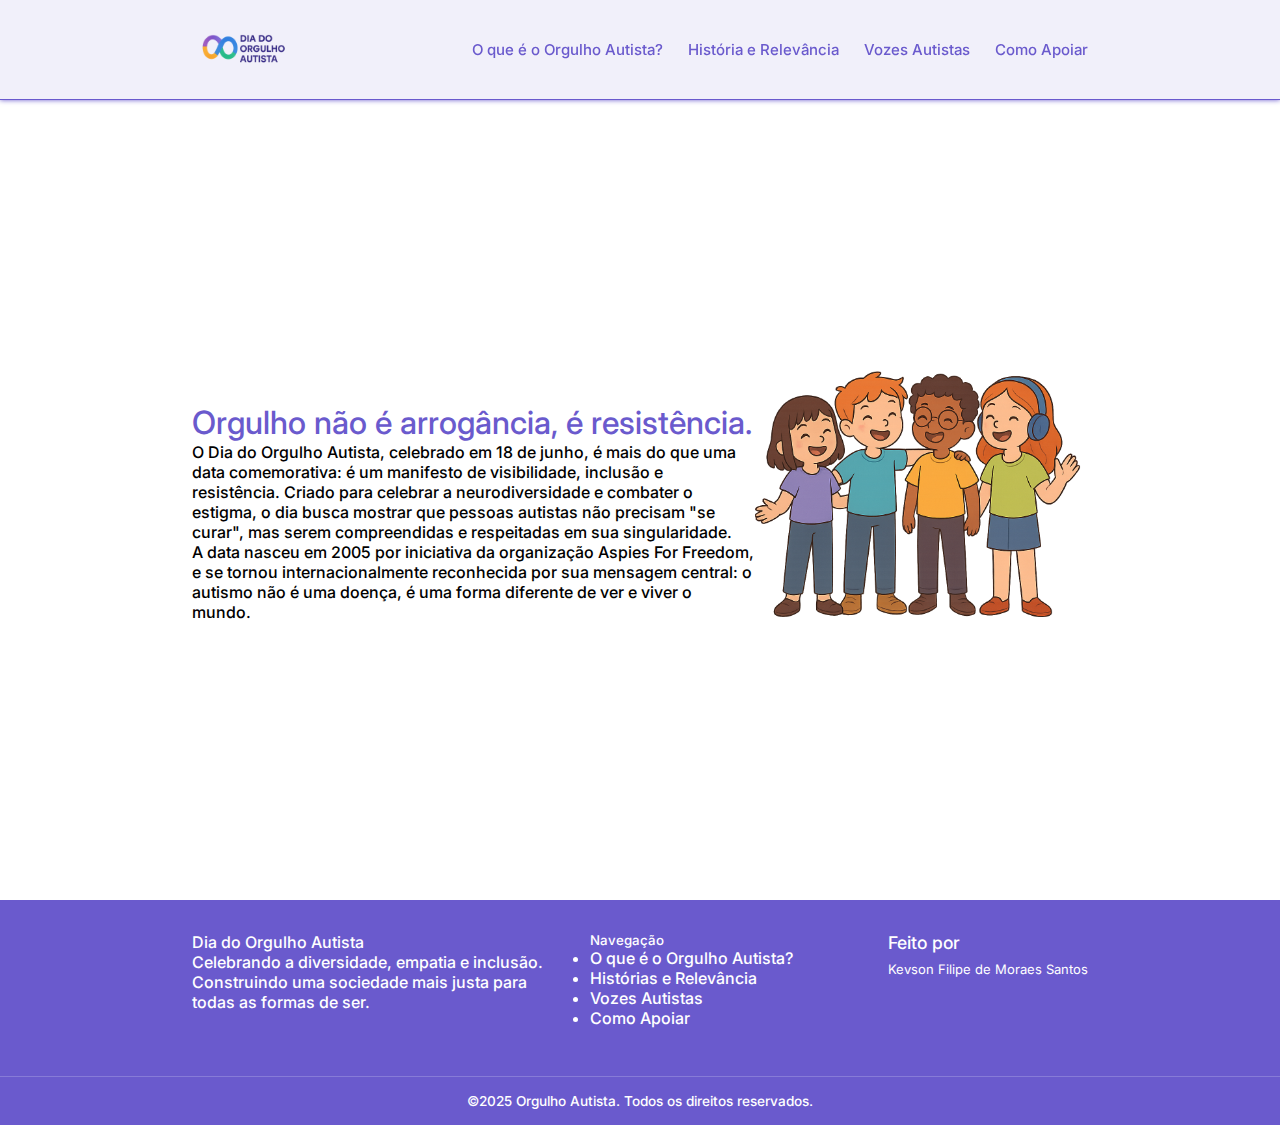
<file: index.html>
<!DOCTYPE html>
<html lang="en">
  <head>
    <meta charset="UTF-8" />
    <meta name="viewport" content="width=device-width, initial-scale=1.0" />
    <title>Dia do orgulho Autista</title>
    <link rel="stylesheet" href="style.css" />
    <link rel="stylesheet" href="global.css" />
    <link rel="shortcut icon" href="../public/logo.png" type="image/x-icon" />
    <link
      href="https://cdn.jsdelivr.net/npm/bootstrap@5.3.6/dist/css/bootstrap.min.css"
      rel="stylesheet"
      integrity="sha384-4Q6Gf2aSP4eDXB8Miphtr37CMZZQ5oXLH2yaXMJ2w8e2ZtHTl7GptT4jmndRuHDT"
      crossorigin="anonymous"
    />
    <link rel="preconnect" href="https://fonts.googleapis.com" />
    <link rel="preconnect" href="https://fonts.gstatic.com" crossorigin />
    <link
      href="https://fonts.googleapis.com/css2?family=Inter:ital,opsz,wght@0,14..32,100..900;1,14..32,100..900&family=Jost:ital,wght@0,100..900;1,100..900&family=Ubuntu:ital,wght@0,300;0,400;0,500;0,700;1,300;1,400;1,500;1,700&family=Urbanist:ital,wght@0,100..900;1,100..900&display=swap"
      rel="stylesheet"
    />
  </head>

  <body>
    <header>
      <div>
        <a href="/atv-2/index.html">
          <img src="./public/logo.png" alt="Dia do Orgulho Autista" />
        </a>
        <ul>
          <li>
            <a href="./about/index.html">O que é o Orgulho Autista?</a>
          </li>
          <li>
            <a href="./history/index.html">História e Relevância</a>
          </li>
          <li><a href="./voices/index.html">Vozes Autistas</a></li>
          <li><a href="./support/index.html">Como Apoiar</a></li>
        </ul>
      </div>
    </header>
    <main>
      <section>
        <h1>Orgulho não é arrogância, é resistência.</h1>
        <p>
          O Dia do Orgulho Autista, celebrado em 18 de junho, é mais do que uma
          data comemorativa: é um manifesto de visibilidade, inclusão e
          resistência. Criado para celebrar a neurodiversidade e combater o
          estigma, o dia busca mostrar que pessoas autistas não precisam "se
          curar", mas serem compreendidas e respeitadas em sua singularidade.
        </p>
        <p>
          A data nasceu em 2005 por iniciativa da organização Aspies For
          Freedom, e se tornou internacionalmente reconhecida por sua mensagem
          central: o autismo não é uma doença, é uma forma diferente de ver e
          viver o mundo.
        </p>
      </section>
      <section>
        <img src="./public/child-group.png" alt="Grupo de Crianças" />
      </section>
    </main>
    <footer>
      <div class="container">
        <div class="container-title">
          <h4>Dia do Orgulho Autista</h4>
          <p>
            Celebrando a diversidade, empatia e inclusão. Construindo uma
            sociedade mais justa para todas as formas de ser.
          </p>
        </div>

        <nav>
          <h5>Navegação</h5>
          <ul>
            <li>
              <a href="/atv-2/about/index.html">O que é o Orgulho Autista?</a>
            </li>
            <li>
              <a href="/atv-2/history/index.html">Histórias e Relevância</a>
            </li>
            <li>
              <a href="/atv-2/voices/index.html">Vozes Autistas</a>
            </li>
            <li>
              <a href="/atv-2/support/index.html">Como Apoiar</a>
            </li>
          </ul>
        </nav>

        <div class="made-by">
          <h5>Feito por</h5>
          <p>Kevson Filipe de Moraes Santos</p>
        </div>
      </div>
      <div class="copyright">
        &copy;2025 Orgulho Autista. Todos os direitos reservados.
      </div>
    </footer>
  </body>
  <script
    src="https://cdn.jsdelivr.net/npm/bootstrap@5.3.6/dist/js/bootstrap.bundle.min.js"
    integrity="sha384-j1CDi7MgGQ12Z7Qab0qlWQ/Qqz24Gc6BM0thvEMVjHnfYGF0rmFCozFSxQBxwHKO"
    crossorigin="anonymous"
  ></script>
</html>
</file>
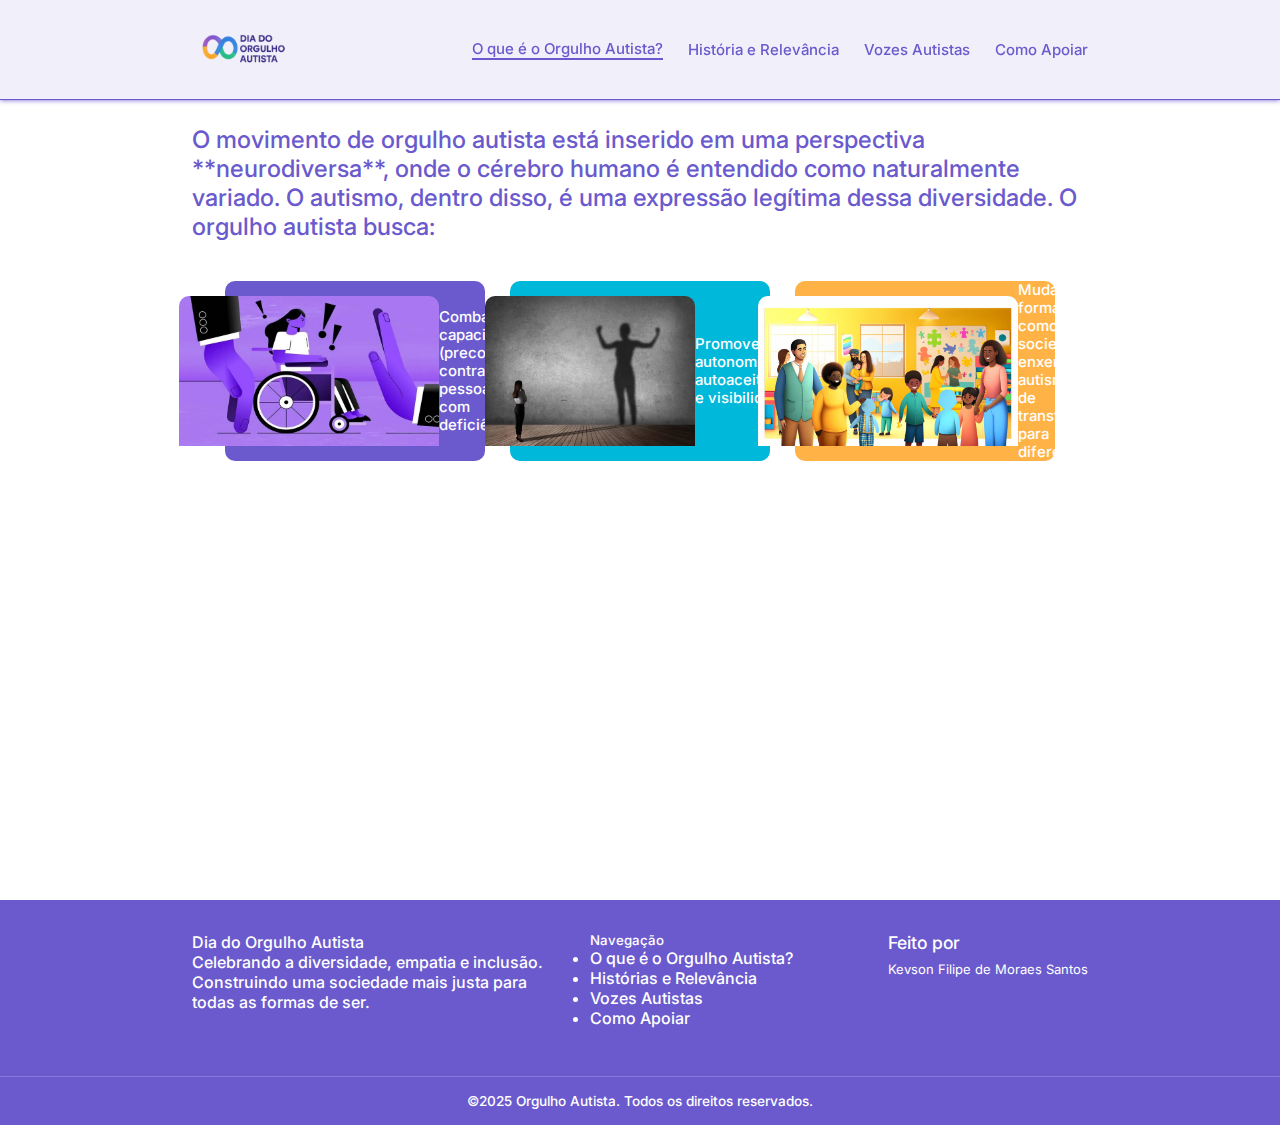
<file: about/index.html>
<!DOCTYPE html>
<html lang="en">
  <head>
    <meta charset="UTF-8" />
    <meta name="viewport" content="width=device-width, initial-scale=1.0" />
    <title>Dia do orgulho Autista</title>
    <link rel="stylesheet" href="./style.css" />
    <link rel="stylesheet" href="../global.css" />
    <link
      href="https://cdn.jsdelivr.net/npm/bootstrap@5.3.6/dist/css/bootstrap.min.css"
      rel="stylesheet"
      integrity="sha384-4Q6Gf2aSP4eDXB8Miphtr37CMZZQ5oXLH2yaXMJ2w8e2ZtHTl7GptT4jmndRuHDT"
      crossorigin="anonymous"
    />
    <link rel="preconnect" href="https://fonts.googleapis.com" />
    <link rel="preconnect" href="https://fonts.gstatic.com" crossorigin />
    <link
      href="https://fonts.googleapis.com/css2?family=Inter:ital,opsz,wght@0,14..32,100..900;1,14..32,100..900&family=Jost:ital,wght@0,100..900;1,100..900&family=Ubuntu:ital,wght@0,300;0,400;0,500;0,700;1,300;1,400;1,500;1,700&family=Urbanist:ital,wght@0,100..900;1,100..900&display=swap"
      rel="stylesheet"
    />
  </head>

  <body>
    <header>
      <div>
        <a href="../index.html">
          <img src="../public/logo.png" alt="Dia do Orgulho Autista" />
        </a>
        <ul>
          <li>
            <a href="./index.html" class="select-page"
              >O que é o Orgulho Autista?</a
            >
          </li>
          <li>
            <a href="./atv-2/history/index.html">História e Relevância</a>
          </li>
          <li><a href="./atv-2/voices/index.html">Vozes Autistas</a></li>
          <li><a href="./atv-2/support/index.html">Como Apoiar</a></li>
        </ul>
      </div>
    </header>
    <main>
      <section>
        <h1>
          O movimento de orgulho autista está inserido em uma perspectiva
          **neurodiversa**, onde o cérebro humano é entendido como naturalmente
          variado. O autismo, dentro disso, é uma expressão legítima dessa
          diversidade. O orgulho autista busca:
        </h1>
      </section>
      <section>
        <div class="card mb-3">
          <img src="../public/capacitismo.webp" alt="Combate ao capacitismo" />
          <div class="card-body">
            <h5 class="card-title">
              Combater o capacitismo (preconceito contra pessoas com
              deficiência).
            </h5>
          </div>
        </div>
        <div class="card mb-3">
          <img
            src="../public/ganhe-confianca-e-aumente-a-autoestima-em-5-etapas-simples.webp"
            alt="Combate ao capacitismo"
          />

          <div class="card-body">
            <h5 class="card-title">
              Promover autonomia, autoaceitação e visibilidade.
            </h5>
          </div>
        </div>
        <div class="card mb-3">
          <img
            src="../public/transtorno-espectro-autismo-educativo.webp.png"
            alt="Combate ao capacitismo"
          />

          <div class="card-body">
            <h5 class="card-title">
              Mudar a forma como a sociedade enxerga o autismo: de transtorno
              para diferença.
            </h5>
          </div>
        </div>
      </section>
    </main>
    <footer>
      <div class="container">
        <div class="container-title">
          <h4>Dia do Orgulho Autista</h4>
          <p>
            Celebrando a diversidade, empatia e inclusão. Construindo uma
            sociedade mais justa para todas as formas de ser.
          </p>
        </div>

        <nav>
          <h5>Navegação</h5>
          <ul>
            <li>
              <a href="./atv-2/about/index.html">O que é o Orgulho Autista?</a>
            </li>
            <li>
              <a href="./atv-2/history/index.html">Histórias e Relevância</a>
            </li>
            <li>
              <a href="./atv-2/voices/index.html">Vozes Autistas</a>
            </li>
            <li>
              <a href="./atv-2/support/index.html">Como Apoiar</a>
            </li>
          </ul>
        </nav>

        <div class="made-by">
          <h5>Feito por</h5>
          <p>Kevson Filipe de Moraes Santos</p>
        </div>
      </div>
      <div class="copyright">
        &copy;2025 Orgulho Autista. Todos os direitos reservados.
      </div>
    </footer>
  </body>
  <script
    src="https://cdn.jsdelivr.net/npm/bootstrap@5.3.6/dist/js/bootstrap.bundle.min.js"
    integrity="sha384-j1CDi7MgGQ12Z7Qab0qlWQ/Qqz24Gc6BM0thvEMVjHnfYGF0rmFCozFSxQBxwHKO"
    crossorigin="anonymous"
  ></script>
</html>
</file>
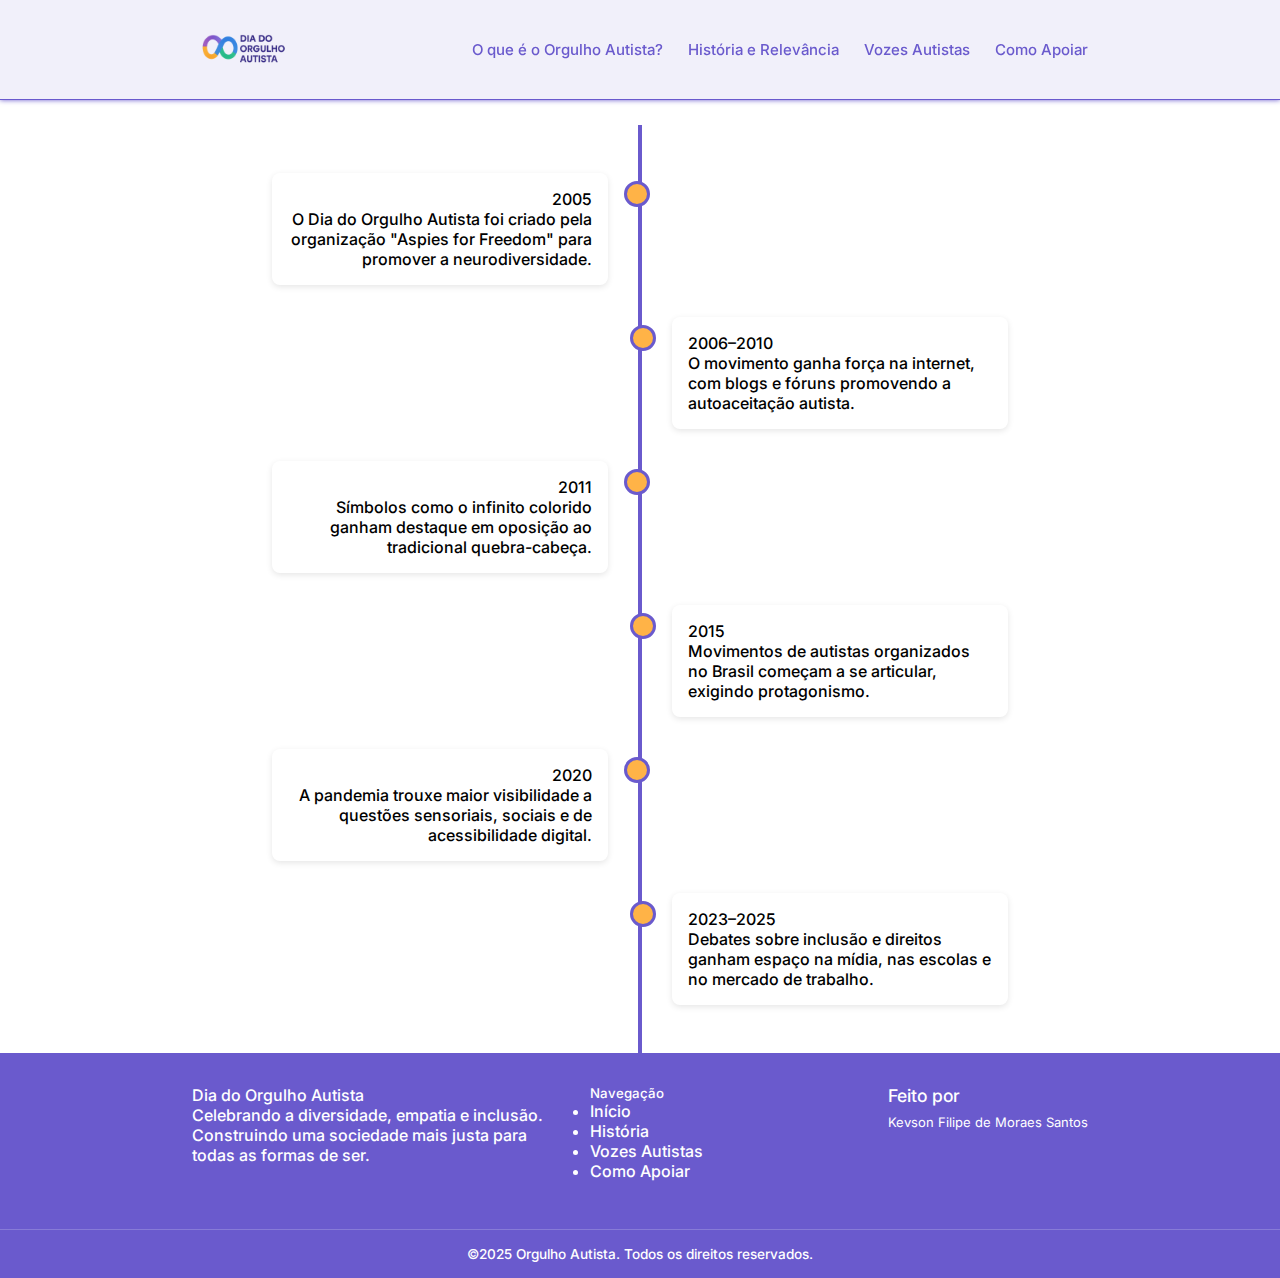
<file: history/index.html>
<!DOCTYPE html>
<html lang="en">
  <head>
    <meta charset="UTF-8" />
    <meta name="viewport" content="width=device-width, initial-scale=1.0" />
    <title>Dia do orgulho Autista</title>
    <link rel="stylesheet" href="../global.css" />
    <link rel="stylesheet" href="./style.css" />
    <link rel="shortcut icon" href="../public/logo.png" type="image/x-icon" />
    <link
      href="https://cdn.jsdelivr.net/npm/bootstrap@5.3.6/dist/css/bootstrap.min.css"
      rel="stylesheet"
      integrity="sha384-4Q6Gf2aSP4eDXB8Miphtr37CMZZQ5oXLH2yaXMJ2w8e2ZtHTl7GptT4jmndRuHDT"
      crossorigin="anonymous"
    />
    <link rel="preconnect" href="https://fonts.googleapis.com" />
    <link rel="preconnect" href="https://fonts.gstatic.com" crossorigin />
    <link
      href="https://fonts.googleapis.com/css2?family=Inter:ital,opsz,wght@0,14..32,100..900;1,14..32,100..900&family=Jost:ital,wght@0,100..900;1,100..900&family=Ubuntu:ital,wght@0,300;0,400;0,500;0,700;1,300;1,400;1,500;1,700&family=Urbanist:ital,wght@0,100..900;1,100..900&display=swap"
      rel="stylesheet"
    />
  </head>

  <body>
    <header>
      <div>
        <a href="/">
          <img src="../public/logo.png" alt="Dia do Orgulho Autista" />
        </a>
        <ul>
          <li>
            <a href="../about/index.html">O que é o Orgulho Autista?</a>
          </li>
          <li><a href="#">História e Relevância</a></li>
          <li><a href="#">Vozes Autistas</a></li>
          <li><a href="#">Como Apoiar</a></li>
        </ul>
      </div>
    </header>
    <main>
      <div class="timeline">
        <div class="timeline-item left">
          <div class="timeline-content">
            <h4>2005</h4>
            <p>
              O Dia do Orgulho Autista foi criado pela organização "Aspies for
              Freedom" para promover a neurodiversidade.
            </p>
          </div>
        </div>
        <div class="timeline-item right">
          <div class="timeline-content">
            <h4>2006–2010</h4>
            <p>
              O movimento ganha força na internet, com blogs e fóruns promovendo
              a autoaceitação autista.
            </p>
          </div>
        </div>
        <div class="timeline-item left">
          <div class="timeline-content">
            <h4>2011</h4>
            <p>
              Símbolos como o infinito colorido ganham destaque em oposição ao
              tradicional quebra-cabeça.
            </p>
          </div>
        </div>
        <div class="timeline-item right">
          <div class="timeline-content">
            <h4>2015</h4>
            <p>
              Movimentos de autistas organizados no Brasil começam a se
              articular, exigindo protagonismo.
            </p>
          </div>
        </div>
        <div class="timeline-item left">
          <div class="timeline-content">
            <h4>2020</h4>
            <p>
              A pandemia trouxe maior visibilidade a questões sensoriais,
              sociais e de acessibilidade digital.
            </p>
          </div>
        </div>
        <div class="timeline-item right">
          <div class="timeline-content">
            <h4>2023–2025</h4>
            <p>
              Debates sobre inclusão e direitos ganham espaço na mídia, nas
              escolas e no mercado de trabalho.
            </p>
          </div>
        </div>
      </div>
    </main>
    <footer>
      <div class="container">
        <div class="container-title">
          <h4>Dia do Orgulho Autista</h4>
          <p>
            Celebrando a diversidade, empatia e inclusão. Construindo uma
            sociedade mais justa para todas as formas de ser.
          </p>
        </div>

        <nav>
          <h5>Navegação</h5>
          <ul>
            <li>
              <a href="#inicio">Início</a>
            </li>
            <li>
              <a href="#historia">História</a>
            </li>
            <li>
              <a href="#vozes">Vozes Autistas</a>
            </li>
            <li>
              <a href="#apoio">Como Apoiar</a>
            </li>
          </ul>
        </nav>

        <div class="made-by">
          <h5>Feito por</h5>
          <p>Kevson Filipe de Moraes Santos</p>
        </div>
      </div>
      <div class="copyright">
        &copy;2025 Orgulho Autista. Todos os direitos reservados.
      </div>
    </footer>
  </body>
  <script
    src="https://cdn.jsdelivr.net/npm/bootstrap@5.3.6/dist/js/bootstrap.bundle.min.js"
    integrity="sha384-j1CDi7MgGQ12Z7Qab0qlWQ/Qqz24Gc6BM0thvEMVjHnfYGF0rmFCozFSxQBxwHKO"
    crossorigin="anonymous"
  ></script>
</html>
</file>
<file: style.css>
main {
  width: 100%;
  justify-content: center;
  align-items: center;
}

 main section img {
  height: 500px;
 }

 main section h1 {
  color: #6A5ACD;
 }
</file>
<file: global.css>
* {
  margin: 0;
  padding: 0;
  box-sizing: border-box;
  font-family: "Inter", sans-serif;
  font-optical-sizing: auto;
  font-weight: 500;
  font-style: normal;
}

body {
  min-height: 100vh;
  display: flex;
  flex-direction: column;
}

header {
  z-index: 999;
  position: fixed;
  top: 0;
  width: 100%;
  max-height: 100px;
  display: flex;
  height: 200px;
  flex: 1;
  background-color: #fff;
  box-shadow: #6a5acd 0px 0px 5px 0px;
  border-bottom: 1px solid #6a5acd;
}

header div {
  display: flex;
  justify-content: space-between;
  padding: 0 15%;
  display: flex;
  flex: 1;
  background-color: #695acd17;
}

header div ul {
  display: flex;
  align-items: center;
  list-style: none;
  gap: 25px;
  margin: 0;
  padding: 0;
}

header div ul li a.select-page {
  border-bottom: #6a5acd 2px solid;
}

header div a {
  display: flex;
  text-decoration: none;
  color: #6a5acd;
  font-size: 15px;
}

main {
  display: flex;
  flex: 1;
  padding: 125px 15% 0 15%;
  min-height: 100vh;
}

footer {
  background-color: #6a5acd;
  color: #ffffff;
  display: flex;
  flex-direction: column;
}

footer a {
  color: #ffffff;
  text-decoration: none;
}

footer .container {
  display: flex;
  flex-direction: row;
  gap: 25px;
  padding: 2rem 15%;
}

footer .container nav {
  display: flex;
  flex-direction: column;
  flex: 1 1 150px;
  margin-bottom: 1rem
}

footer .container .container-title {
  flex: 1 1 250px;
  margin-bottom: 1rem
}

footer div .made-by {
  margin-bottom: 1rem;
}

footer div .made-by h5 {
  font-size: 1.1rem;
  margin-bottom: 0.5rem;
}

footer div .made-by p {
  font-size: 13px;
  font-weight: 400;
  margin: 0;
}

footer .copyright {
  text-align: center;
  padding: 1rem;
  font-size: 0.85rem;
  border-top: 1px solid #ffffff33;
}

@media (min-width: 768px) {
  .bd-placeholder-img-lg {
    font-size: 3.5rem;
  }
}
</file>
<file: about/style.css>
main {
  flex-direction: column;
}

main section:first-child {
  color: #6A5ACD;
}


main section:first-child h1 {
  font-size: x-large;
}

main section:nth-child(2) {
  margin-top: 40px;
  display: flex;
  gap: 25px;
  justify-content: center;
}

main section:nth-child(2) > * {
  display: flex;
  align-items: center;
  justify-content: center;
  color: white;
  font-size: large;
  font-weight: bold;
  border-radius: 10px;
  width: 260px;
}

main section:nth-child(2) > div > img {
  width: 100%;
  height: 150px;
  object-fit: cover;
  border-radius: 10px 10px 0 0;
}


main section:nth-child(2) > :first-child {
  background-color: #6A5ACD;
}


main section:nth-child(2) > :nth-child(2) {
  background-color: #00B8D9;
}


main section:nth-child(2) > :nth-child(3) {
  background-color: #FFB347;
}
</file>
<file: history/style.css>
.timeline {
      position: relative;
      margin: 0 auto;
      padding: 2rem 0;
      width: 100%;
      max-width: 800px;
    }
    .timeline::after {
      content: '';
      position: absolute;
      left: 50%;
      top: 0;
      bottom: 0;
      width: 4px;
      background-color: #6A5ACD;
      transform: translateX(-50%);
    }
    .timeline-item {
      position: relative;
      width: 50%;
      padding: 1rem 2rem;
      box-sizing: border-box;
    }
    .timeline-item.left {
      left: 0;
      text-align: right;
    }
    .timeline-item.right {
      left: 50%;
      text-align: left;
    }
    .timeline-item::before {
      content: '';
      position: absolute;
      top: 1.5rem;
      width: 20px;
      height: 20px;
      background-color: #FFB347;
      border: 3px solid #6A5ACD;
      border-radius: 50%;
      z-index: 1;
    }
    .timeline-item.left::before {
      right: -10px;
    }
    .timeline-item.right::before {
      left: -10px;
    }
    .timeline-content {
      background-color: #ffffff;
      padding: 1rem;
      border-radius: 8px;
      box-shadow: 0 2px 6px rgba(0, 0, 0, 0.1);
    }
    @media screen and (max-width: 768px) {
      .timeline::after {
        left: 20px;
      }
      .timeline-item {
        width: 100%;
        padding-left: 50px;
        text-align: left !important;
      }
      .timeline-item.right {
        left: 0;
      }
      .timeline-item.left::before,
      .timeline-item.right::before {
        left: 10px;
      }
    }
</file>
